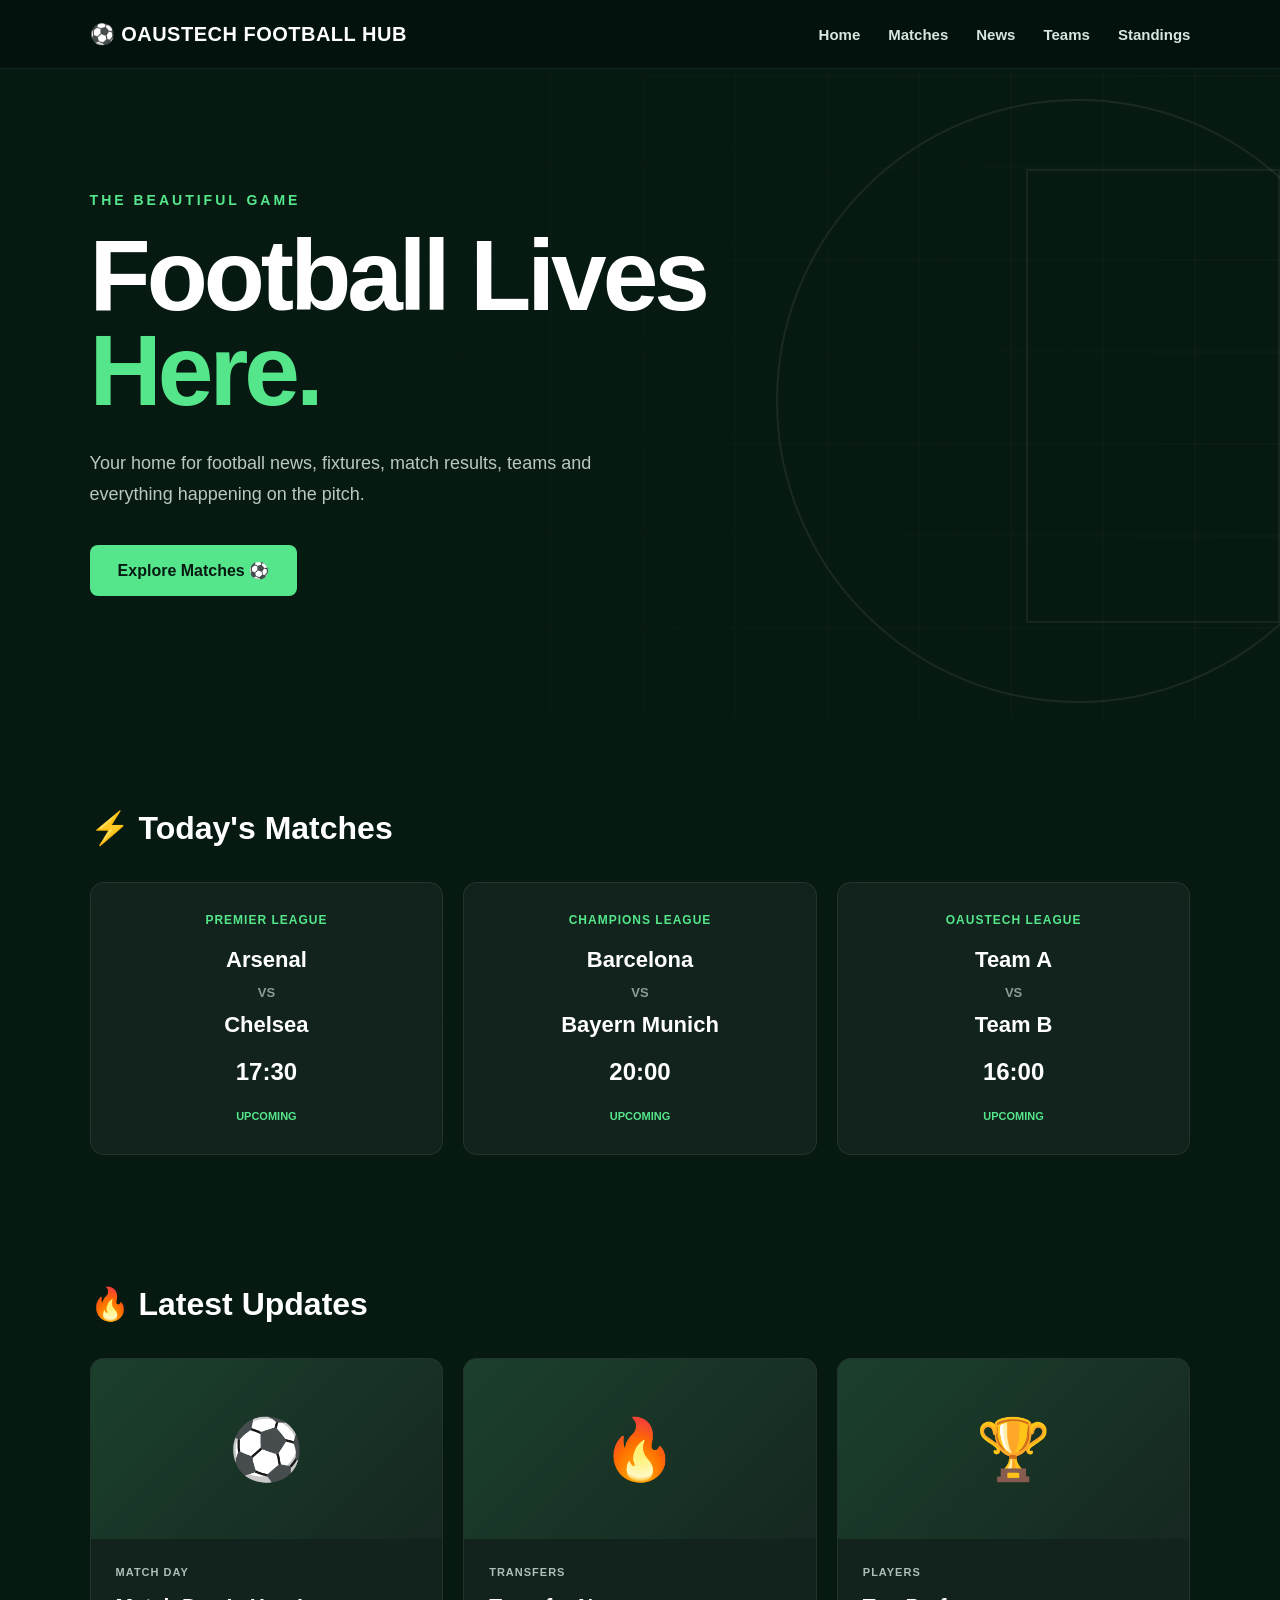
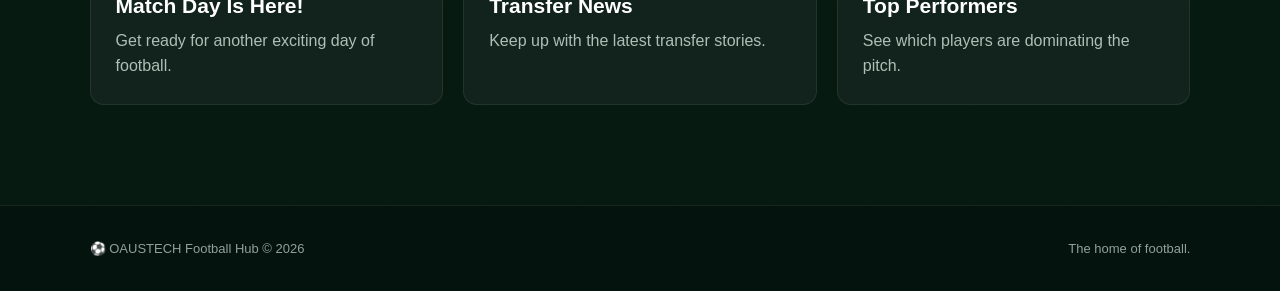
<file: index.html>
<!DOCTYPE html>
<html lang="en">
<head>
    <meta charset="UTF-8">
    <meta name="viewport" content="width=device-width, initial-scale=1.0">
    <title>OAUSTECH Football Hub</title>
    <link rel="stylesheet" href="style.css">
</head>

<body>

    <header>
        <div class="logo">⚽ OAUSTECH FOOTBALL HUB</div>

        <nav>
            <a href="index.html">Home</a>
            <a href="matches.html">Matches</a>
            <a href="news.html">News</a>
            <a href="teams.html">Teams</a>
            <a href="#">Standings</a>
        </nav>
    </header>

    <main>

        <section class="hero">

            <div class="hero-content">

                <p class="small-title">THE BEAUTIFUL GAME</p>

                <h1>
                    Football Lives
                    <br>
                    <span>Here.</span>
                </h1>

                <p class="description">
                    Your home for football news, fixtures,
                    match results, teams and everything
                    happening on the pitch.
                </p>

                <a href="matches.html" class="explore-btn">
                    Explore Matches ⚽
                </a>

            </div>

        </section>

        <section class="matches">

            <h2>⚡ Today's Matches</h2>

            <div class="match-container">

                <div class="match-card">
                    <p class="competition">PREMIER LEAGUE</p>
                    <h3>Arsenal</h3>
                    <p class="vs">VS</p>
                    <h3>Chelsea</h3>
                    <p class="time">17:30</p>
                    <span>UPCOMING</span>
                </div>

                <div class="match-card">
                    <p class="competition">CHAMPIONS LEAGUE</p>
                    <h3>Barcelona</h3>
                    <p class="vs">VS</p>
                    <h3>Bayern Munich</h3>
                    <p class="time">20:00</p>
                    <span>UPCOMING</span>
                </div>

                <div class="match-card">
                    <p class="competition">OAUSTECH LEAGUE</p>
                    <h3>Team A</h3>
                    <p class="vs">VS</p>
                    <h3>Team B</h3>
                    <p class="time">16:00</p>
                    <span>UPCOMING</span>
                </div>

            </div>

        </section>

        <section class="latest">

            <h2>🔥 Latest Updates</h2>

            <div class="news-container">

                <article>
                    <div class="news-image">⚽</div>

                    <div class="news-content">
                        <p class="news-category">MATCH DAY</p>
                        <h3>Match Day Is Here!</h3>
                        <p>
                            Get ready for another exciting
                            day of football.
                        </p>
                    </div>
                </article>

                <article>
                    <div class="news-image">🔥</div>

                    <div class="news-content">
                        <p class="news-category">TRANSFERS</p>
                        <h3>Transfer News</h3>
                        <p>
                            Keep up with the latest
                            transfer stories.
                        </p>
                    </div>
                </article>

                <article>
                    <div class="news-image">🏆</div>

                    <div class="news-content">
                        <p class="news-category">PLAYERS</p>
                        <h3>Top Performers</h3>
                        <p>
                            See which players are
                            dominating the pitch.
                        </p>
                    </div>
                </article>

            </div>

        </section>

    </main>

    <footer>
        <p>⚽ OAUSTECH Football Hub © 2026</p>
        <p>The home of football.</p>
    </footer>

</body>
</html>
</file>
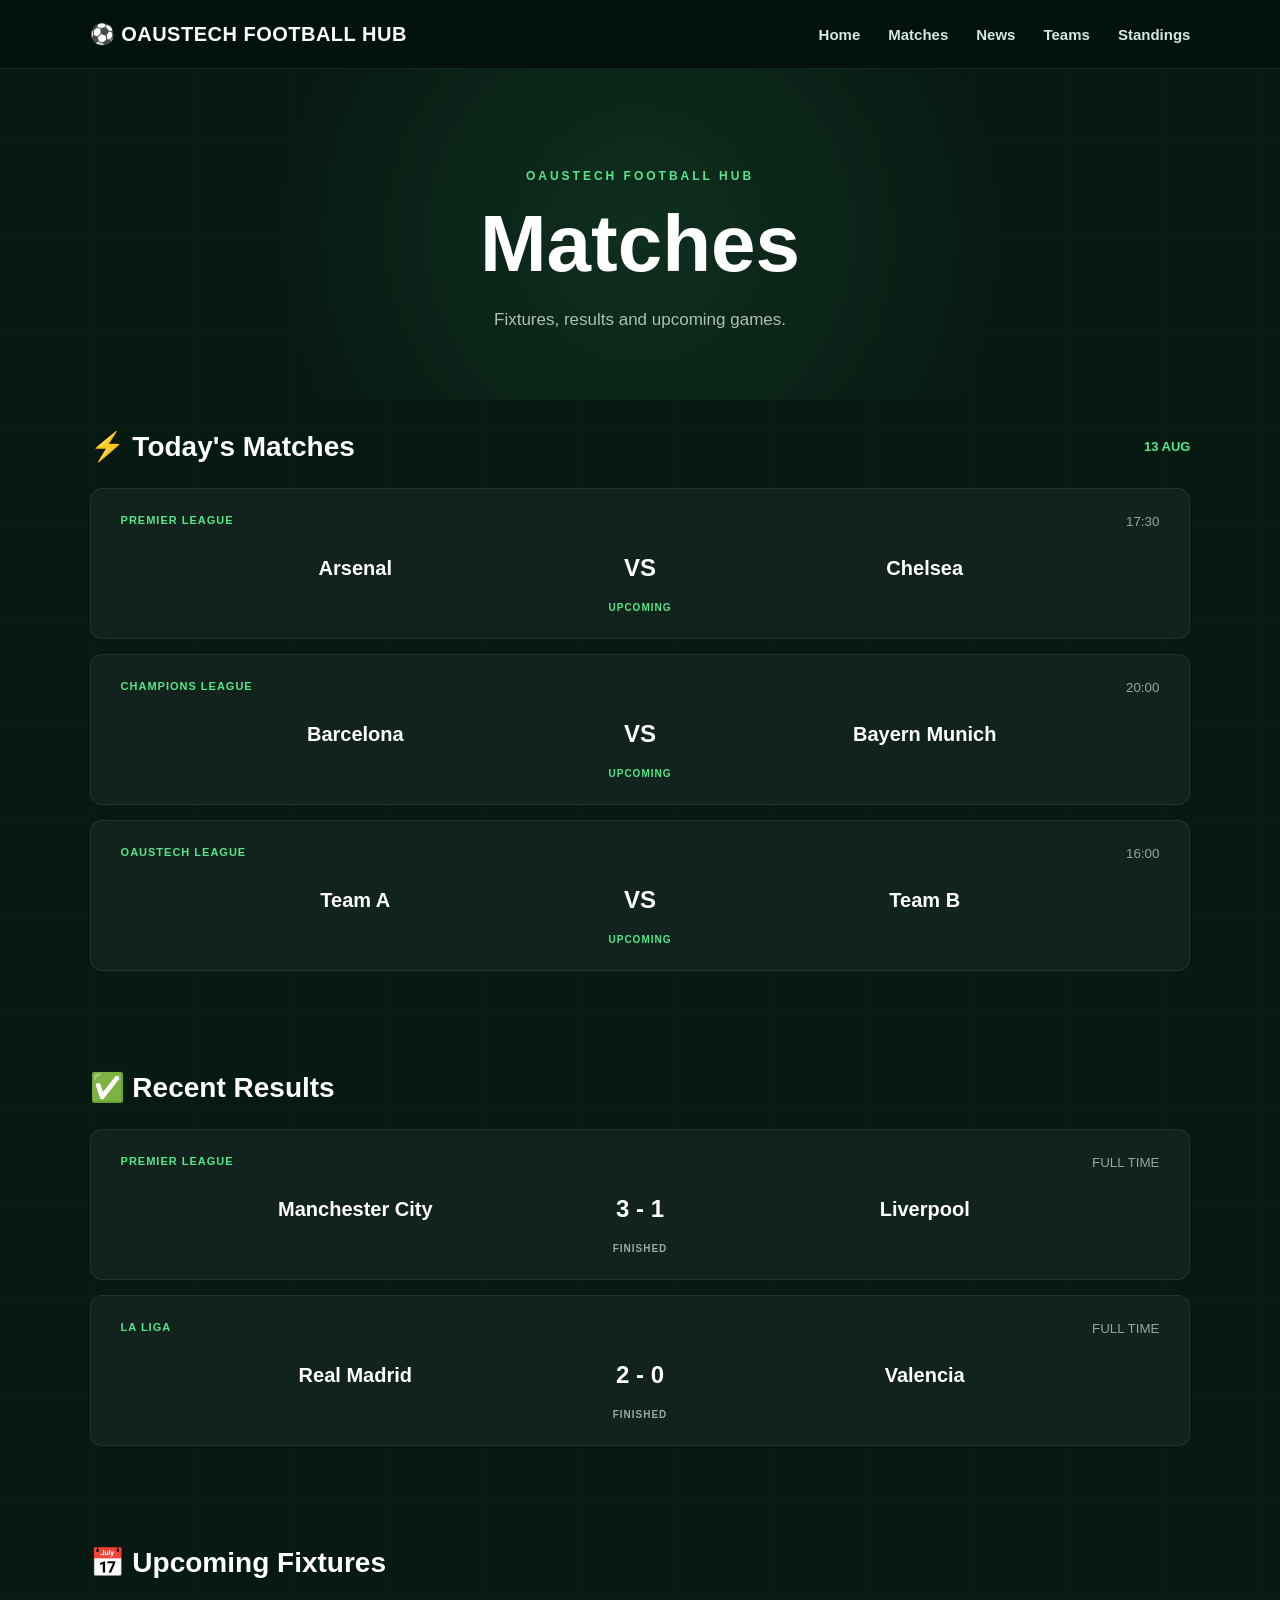
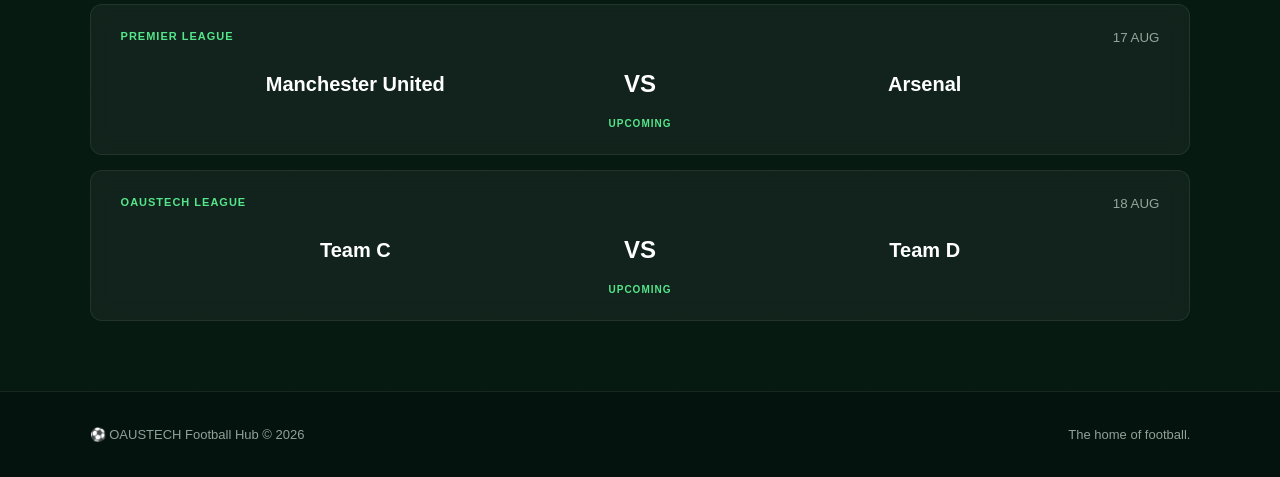
<file: matches.html>
<!DOCTYPE html>
<html lang="en">

<head>
    <meta charset="UTF-8">
    <meta name="viewport" content="width=device-width, initial-scale=1.0">

    <title>Matches | OAUSTECH Football Hub</title>

    <link rel="stylesheet" href="style.css">
</head>

<body>

    <header>

        <div class="logo">
            ⚽ OAUSTECH FOOTBALL HUB
        </div>

        <nav>
            <a href="index.html">Home</a>
            <a href="matches.html">Matches</a>
            <a href="news.html">News</a>
            <a href="teams.html">Teams</a>
            <a href="#">Standings</a>
        </nav>

    </header>


    <main class="matches-page">

        <section class="page-heading">

            <p>OAUSTECH FOOTBALL HUB</p>

            <h1>Matches</h1>

            <span>
                Fixtures, results and upcoming games.
            </span>

        </section>


        <section class="match-section">

            <div class="section-title">

                <h2>⚡ Today's Matches</h2>

                <span>13 AUG</span>

            </div>


            <div class="full-match-container">


                <div class="full-match-card">

                    <div class="match-info">

                        <span>PREMIER LEAGUE</span>

                        <small>17:30</small>

                    </div>


                    <div class="teams">

                        <strong>Arsenal</strong>

                        <div class="score">
                            <b>VS</b>
                        </div>

                        <strong>Chelsea</strong>

                    </div>


                    <p class="status upcoming">
                        UPCOMING
                    </p>

                </div>


                <div class="full-match-card">

                    <div class="match-info">

                        <span>CHAMPIONS LEAGUE</span>

                        <small>20:00</small>

                    </div>


                    <div class="teams">

                        <strong>Barcelona</strong>

                        <div class="score">
                            <b>VS</b>
                        </div>

                        <strong>Bayern Munich</strong>

                    </div>


                    <p class="status upcoming">
                        UPCOMING
                    </p>

                </div>


                <div class="full-match-card">

                    <div class="match-info">

                        <span>OAUSTECH LEAGUE</span>

                        <small>16:00</small>

                    </div>


                    <div class="teams">

                        <strong>Team A</strong>

                        <div class="score">
                            <b>VS</b>
                        </div>

                        <strong>Team B</strong>

                    </div>


                    <p class="status upcoming">
                        UPCOMING
                    </p>

                </div>

            </div>

        </section>


        <section class="match-section">

            <div class="section-title">

                <h2>✅ Recent Results</h2>

            </div>


            <div class="full-match-container">


                <div class="full-match-card">

                    <div class="match-info">

                        <span>PREMIER LEAGUE</span>

                        <small>FULL TIME</small>

                    </div>


                    <div class="teams">

                        <strong>Manchester City</strong>

                        <div class="score">
                            <b>3 - 1</b>
                        </div>

                        <strong>Liverpool</strong>

                    </div>


                    <p class="status finished">
                        FINISHED
                    </p>

                </div>


                <div class="full-match-card">

                    <div class="match-info">

                        <span>LA LIGA</span>

                        <small>FULL TIME</small>

                    </div>


                    <div class="teams">

                        <strong>Real Madrid</strong>

                        <div class="score">
                            <b>2 - 0</b>
                        </div>

                        <strong>Valencia</strong>

                    </div>


                    <p class="status finished">
                        FINISHED
                    </p>

                </div>

            </div>

        </section>


        <section class="match-section">

            <div class="section-title">

                <h2>📅 Upcoming Fixtures</h2>

            </div>


            <div class="full-match-container">


                <div class="full-match-card">

                    <div class="match-info">

                        <span>PREMIER LEAGUE</span>

                        <small>17 AUG</small>

                    </div>


                    <div class="teams">

                        <strong>Manchester United</strong>

                        <div class="score">
                            <b>VS</b>
                        </div>

                        <strong>Arsenal</strong>

                    </div>


                    <p class="status upcoming">
                        UPCOMING
                    </p>

                </div>


                <div class="full-match-card">

                    <div class="match-info">

                        <span>OAUSTECH LEAGUE</span>

                        <small>18 AUG</small>

                    </div>


                    <div class="teams">

                        <strong>Team C</strong>

                        <div class="score">
                            <b>VS</b>
                        </div>

                        <strong>Team D</strong>

                    </div>


                    <p class="status upcoming">
                        UPCOMING
                    </p>

                </div>

            </div>

        </section>

    </main>


    <footer>

        <p>
            ⚽ OAUSTECH Football Hub © 2026
        </p>

        <p>
            The home of football.
        </p>

    </footer>

</body>

</html>
</file>
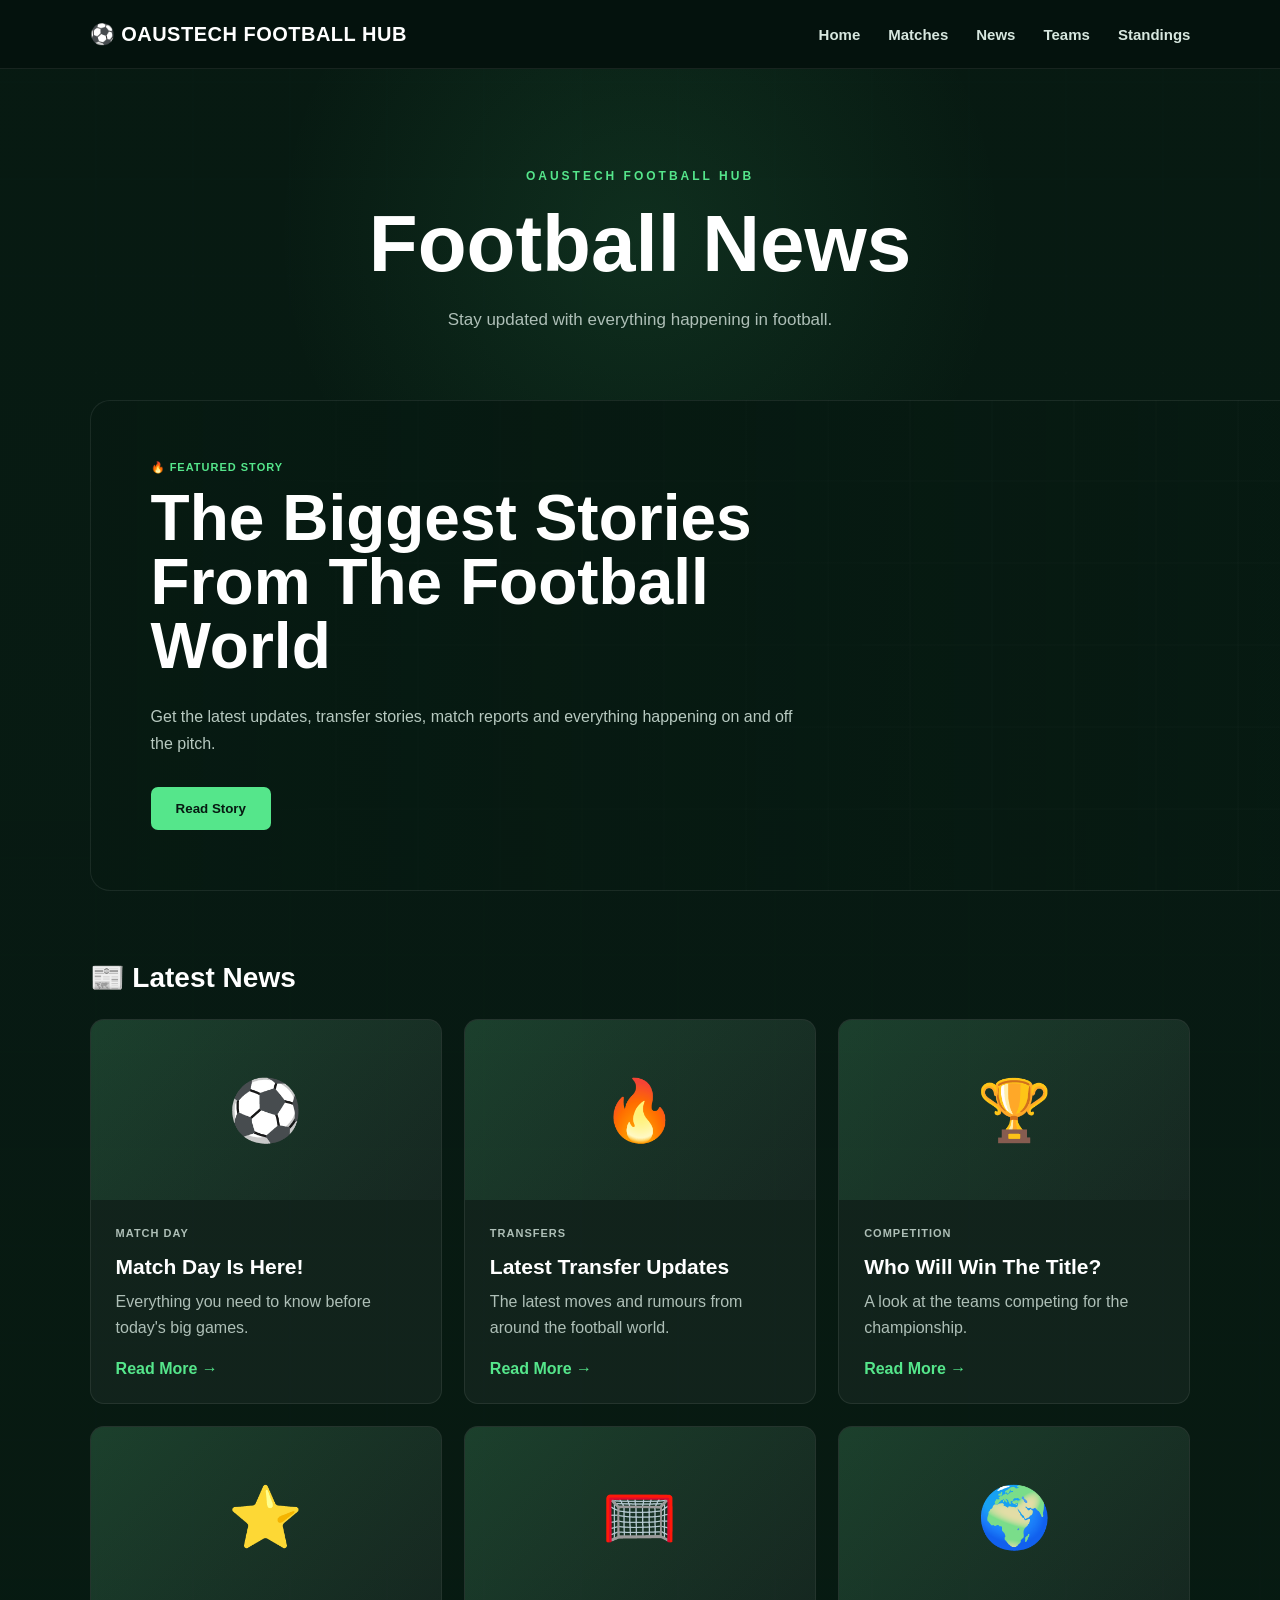
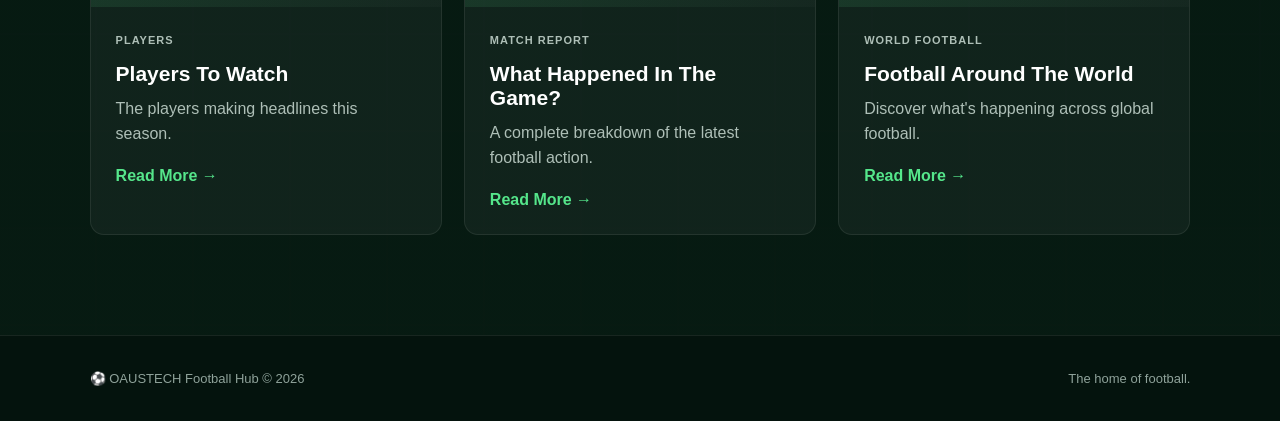
<file: news.html>
<!DOCTYPE html>
<html lang="en">

<head>
    <meta charset="UTF-8">
    <meta name="viewport" content="width=device-width, initial-scale=1.0">

    <title>News | OAUSTECH Football Hub</title>

    <link rel="stylesheet" href="style.css">
</head>

<body>

    <header>

        <div class="logo">
            ⚽ OAUSTECH FOOTBALL HUB
        </div>

        <nav>
            <a href="index.html">Home</a>
            <a href="matches.html">Matches</a>
            <a href="news.html">News</a>
            <a href="teams.html">Teams</a>
            <a href="#">Standings</a>
        </nav>

    </header>


    <main class="news-page">

        <section class="page-heading">

            <p>OAUSTECH FOOTBALL HUB</p>

            <h1>Football News</h1>

            <span>
                Stay updated with everything happening in football.
            </span>

        </section>


        <section class="featured-news">

            <div class="featured-content">

                <p class="news-category">
                    🔥 FEATURED STORY
                </p>

                <h2>
                    The Biggest Stories
                    From The Football World
                </h2>

                <p>
                    Get the latest updates, transfer stories,
                    match reports and everything happening
                    on and off the pitch.
                </p>

                <button class="read-story-btn">
                    Read Story
                </button>

            </div>

        </section>


        <section class="news-list">

            <div class="section-title">

                <h2>
                    📰 Latest News
                </h2>

            </div>


            <div class="news-grid">


                <article class="news-card">

                    <div class="news-image">
                        ⚽
                    </div>

                    <div class="news-content">

                        <p class="news-category">
                            MATCH DAY
                        </p>

                        <h3>
                            Match Day Is Here!
                        </h3>

                        <p>
                            Everything you need to know
                            before today's big games.
                        </p>

                        <a href="#">
                            Read More →
                        </a>

                    </div>

                </article>


                <article class="news-card">

                    <div class="news-image">
                        🔥
                    </div>

                    <div class="news-content">

                        <p class="news-category">
                            TRANSFERS
                        </p>

                        <h3>
                            Latest Transfer Updates
                        </h3>

                        <p>
                            The latest moves and rumours
                            from around the football world.
                        </p>

                        <a href="#">
                            Read More →
                        </a>

                    </div>

                </article>


                <article class="news-card">

                    <div class="news-image">
                        🏆
                    </div>

                    <div class="news-content">

                        <p class="news-category">
                            COMPETITION
                        </p>

                        <h3>
                            Who Will Win The Title?
                        </h3>

                        <p>
                            A look at the teams competing
                            for the championship.
                        </p>

                        <a href="#">
                            Read More →
                        </a>

                    </div>

                </article>


                <article class="news-card">

                    <div class="news-image">
                        ⭐
                    </div>

                    <div class="news-content">

                        <p class="news-category">
                            PLAYERS
                        </p>

                        <h3>
                            Players To Watch
                        </h3>

                        <p>
                            The players making headlines
                            this season.
                        </p>

                        <a href="#">
                            Read More →
                        </a>

                    </div>

                </article>


                <article class="news-card">

                    <div class="news-image">
                        🥅
                    </div>

                    <div class="news-content">

                        <p class="news-category">
                            MATCH REPORT
                        </p>

                        <h3>
                            What Happened In The Game?
                        </h3>

                        <p>
                            A complete breakdown of the
                            latest football action.
                        </p>

                        <a href="#">
                            Read More →
                        </a>

                    </div>

                </article>


                <article class="news-card">

                    <div class="news-image">
                        🌍
                    </div>

                    <div class="news-content">

                        <p class="news-category">
                            WORLD FOOTBALL
                        </p>

                        <h3>
                            Football Around The World
                        </h3>

                        <p>
                            Discover what's happening
                            across global football.
                        </p>

                        <a href="#">
                            Read More →
                        </a>

                    </div>

                </article>


            </div>

        </section>

    </main>


    <footer>

        <p>
            ⚽ OAUSTECH Football Hub © 2026
        </p>

        <p>
            The home of football.
        </p>

    </footer>

</body>

</html>
</file>
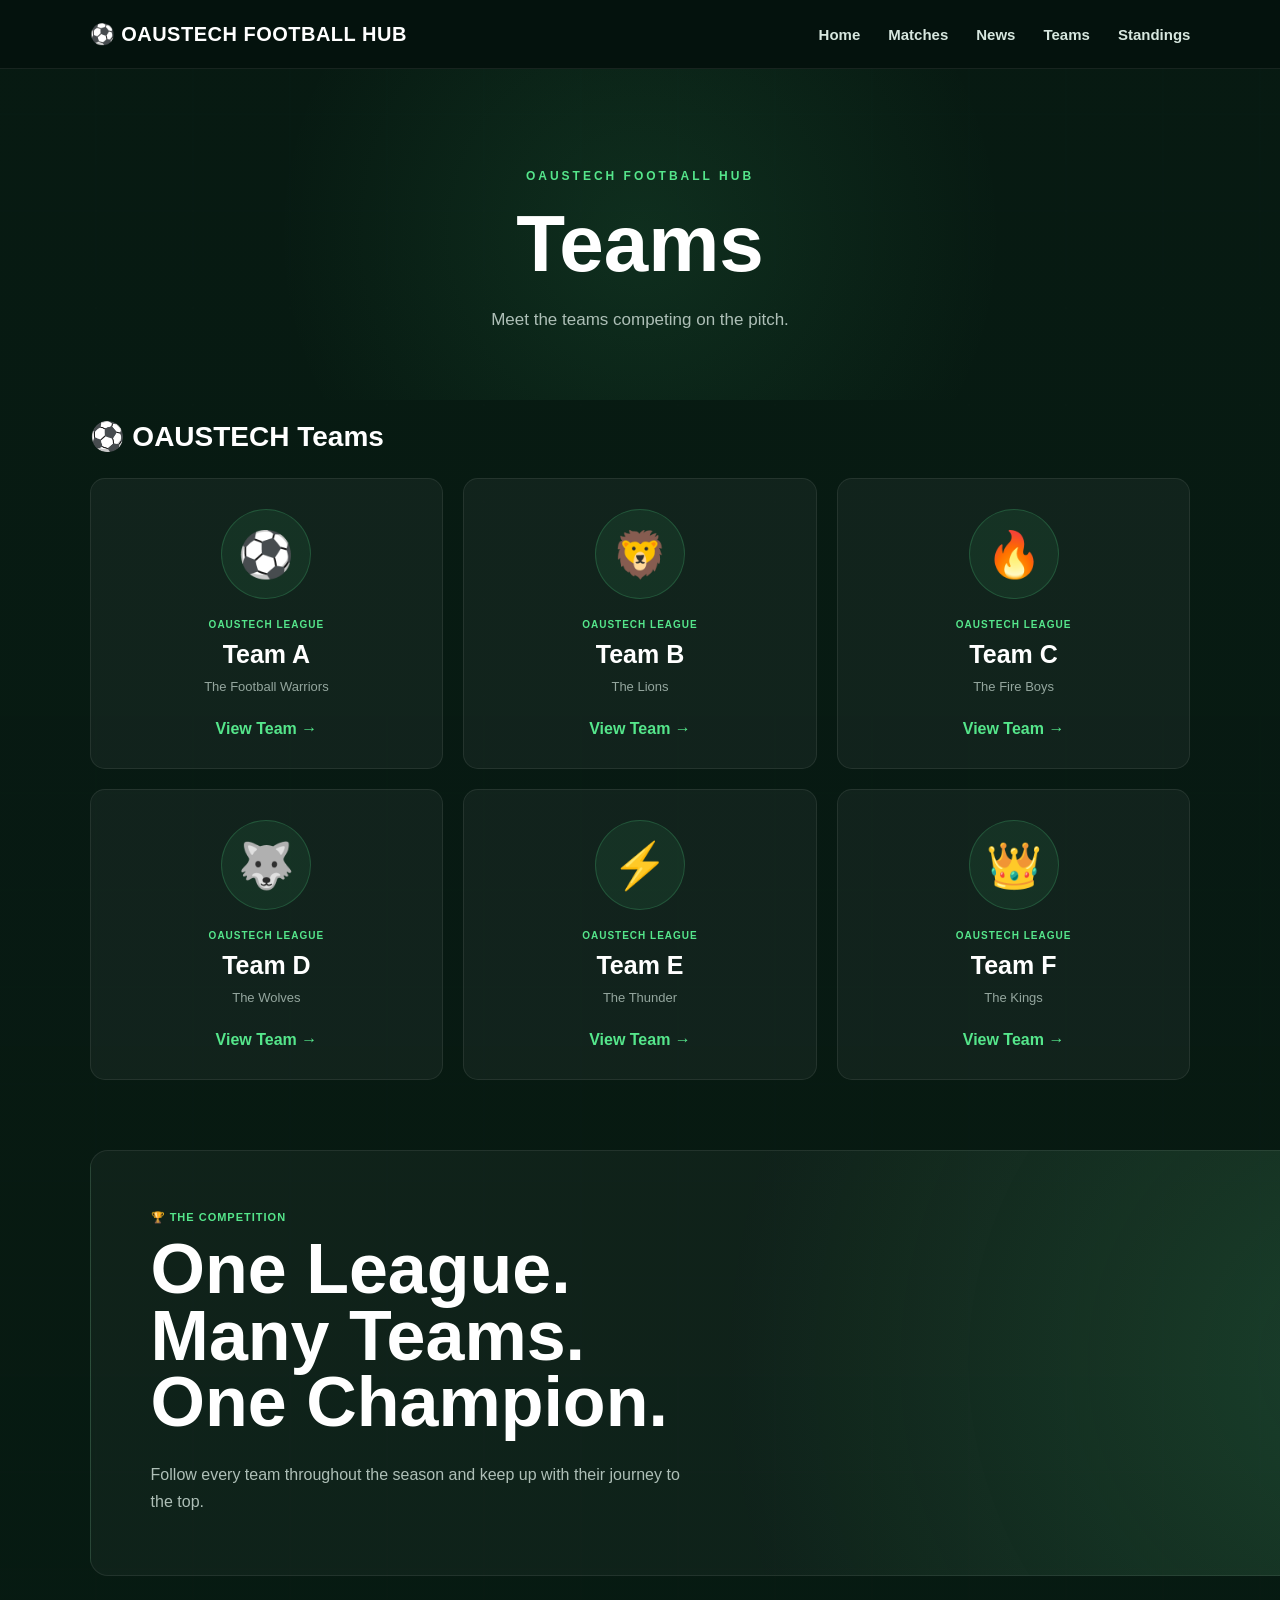
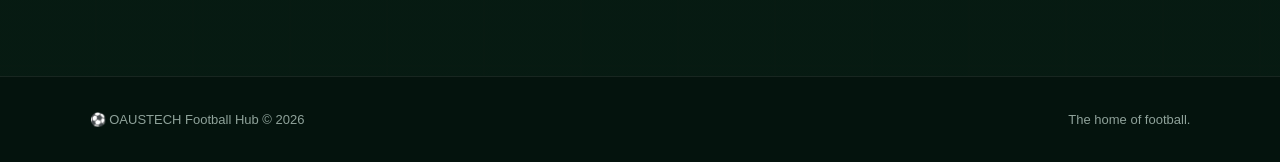
<file: teams.html>
<!DOCTYPE html>
<html lang="en">

<head>
    <meta charset="UTF-8">
    <meta name="viewport" content="width=device-width, initial-scale=1.0">

    <title>Teams | OAUSTECH Football Hub</title>

    <link rel="stylesheet" href="style.css">
</head>

<body>

    <header>

        <div class="logo">
            ⚽ OAUSTECH FOOTBALL HUB
        </div>

        <nav>
            <a href="index.html">Home</a>
            <a href="matches.html">Matches</a>
            <a href="news.html">News</a>
            <a href="teams.html">Teams</a>
            <a href="#">Standings</a>
        </nav>

    </header>


    <main class="teams-page">

        <section class="page-heading">

            <p>OAUSTECH FOOTBALL HUB</p>

            <h1>Teams</h1>

            <span>
                Meet the teams competing on the pitch.
            </span>

        </section>


        <section class="teams-section">

            <div class="section-title">

                <h2>⚽ OAUSTECH Teams</h2>

            </div>


            <div class="teams-grid">


                <div class="team-card">

                    <div class="team-logo">
                        ⚽
                    </div>

                    <div class="team-info">

                        <p>OAUSTECH LEAGUE</p>

                        <h3>Team A</h3>

                        <span>
                            The Football Warriors
                        </span>

                    </div>

                    <a href="#">
                        View Team →
                    </a>

                </div>


                <div class="team-card">

                    <div class="team-logo">
                        🦁
                    </div>

                    <div class="team-info">

                        <p>OAUSTECH LEAGUE</p>

                        <h3>Team B</h3>

                        <span>
                            The Lions
                        </span>

                    </div>

                    <a href="#">
                        View Team →
                    </a>

                </div>


                <div class="team-card">

                    <div class="team-logo">
                        🔥
                    </div>

                    <div class="team-info">

                        <p>OAUSTECH LEAGUE</p>

                        <h3>Team C</h3>

                        <span>
                            The Fire Boys
                        </span>

                    </div>

                    <a href="#">
                        View Team →
                    </a>

                </div>


                <div class="team-card">

                    <div class="team-logo">
                        🐺
                    </div>

                    <div class="team-info">

                        <p>OAUSTECH LEAGUE</p>

                        <h3>Team D</h3>

                        <span>
                            The Wolves
                        </span>

                    </div>

                    <a href="#">
                        View Team →
                    </a>

                </div>


                <div class="team-card">

                    <div class="team-logo">
                        ⚡
                    </div>

                    <div class="team-info">

                        <p>OAUSTECH LEAGUE</p>

                        <h3>Team E</h3>

                        <span>
                            The Thunder
                        </span>

                    </div>

                    <a href="#">
                        View Team →
                    </a>

                </div>


                <div class="team-card">

                    <div class="team-logo">
                        👑
                    </div>

                    <div class="team-info">

                        <p>OAUSTECH LEAGUE</p>

                        <h3>Team F</h3>

                        <span>
                            The Kings
                        </span>

                    </div>

                    <a href="#">
                        View Team →
                    </a>

                </div>


            </div>

        </section>


        <section class="team-highlight">

            <div>

                <p class="news-category">
                    🏆 THE COMPETITION
                </p>

                <h2>
                    One League.
                    <br>
                    Many Teams.
                    <br>
                    One Champion.
                </h2>

                <p>
                    Follow every team throughout the season
                    and keep up with their journey to the top.
                </p>

            </div>

        </section>

    </main>


    <footer>

        <p>
            ⚽ OAUSTECH Football Hub © 2026
        </p>

        <p>
            The home of football.
        </p>

    </footer>

</body>

</html>
</file>
<file: style.css>
* {
    margin: 0;
    padding: 0;
    box-sizing: border-box;
}

html {
    scroll-behavior: smooth;
}

body {
    font-family: Arial, Helvetica, sans-serif;
    color: #ffffff;
    background:
        linear-gradient(rgba(7, 26, 18, 0.88), rgba(7, 26, 18, 0.94)),
        repeating-linear-gradient(
            90deg,
            transparent 0,
            transparent 95px,
            rgba(255, 255, 255, 0.035) 96px,
            transparent 97px
        ),
        repeating-linear-gradient(
            0deg,
            transparent 0,
            transparent 95px,
            rgba(255, 255, 255, 0.035) 96px,
            transparent 97px
        ),
        #071a12;
    min-height: 100vh;
}


/* =========================
   HEADER
========================= */

header {
    width: 100%;
    padding: 22px 7%;
    display: flex;
    justify-content: space-between;
    align-items: center;
    border-bottom: 1px solid rgba(255, 255, 255, 0.08);
    background: rgba(4, 17, 12, 0.75);
    backdrop-filter: blur(12px);
    position: sticky;
    top: 0;
    z-index: 1000;
}

.logo {
    font-size: 20px;
    font-weight: 800;
    letter-spacing: 0.5px;
}

nav {
    display: flex;
    gap: 28px;
}

nav a {
    color: #d7e7df;
    text-decoration: none;
    font-size: 15px;
    font-weight: 600;
    transition: 0.3s;
}

nav a:hover {
    color: #55e68b;
}


/* =========================
   GENERAL
========================= */

main {
    width: 100%;
}

section {
    width: 100%;
}

h1,
h2,
h3,
p {
    margin: 0;
}


/* =========================
   HOME HERO
========================= */

.hero {
    min-height: 650px;
    padding: 100px 7%;
    display: flex;
    align-items: center;
    position: relative;
    overflow: hidden;

    background:
        linear-gradient(
            90deg,
            rgba(7, 26, 18, 0.98) 0%,
            rgba(7, 26, 18, 0.85) 45%,
            rgba(7, 26, 18, 0.65) 100%
        ),
        repeating-linear-gradient(
            0deg,
            transparent 0,
            transparent 90px,
            rgba(255, 255, 255, 0.08) 91px,
            transparent 92px
        ),
        repeating-linear-gradient(
            90deg,
            transparent 0,
            transparent 90px,
            rgba(255, 255, 255, 0.08) 91px,
            transparent 92px
        );
}


/* Pitch lines */

.hero::before {
    content: "";
    position: absolute;
    width: 600px;
    height: 600px;
    border: 2px solid rgba(255, 255, 255, 0.07);
    border-radius: 50%;
    right: -100px;
    top: 30px;
}

.hero::after {
    content: "";
    position: absolute;
    width: 250px;
    height: 450px;
    border: 2px solid rgba(255, 255, 255, 0.06);
    right: 0;
    top: 100px;
}

.hero-content {
    max-width: 700px;
    position: relative;
    z-index: 2;
}

.small-title {
    color: #55e68b;
    font-size: 14px;
    font-weight: 800;
    letter-spacing: 3px;
    margin-bottom: 20px;
}

.hero h1 {
    font-size: clamp(55px, 8vw, 100px);
    line-height: 0.95;
    font-weight: 900;
    letter-spacing: -4px;
}

.hero h1 span {
    color: #55e68b;
}

.description {
    margin-top: 30px;
    max-width: 550px;
    color: #b7c9c0;
    font-size: 18px;
    line-height: 1.7;
}

.explore-btn {
    display: inline-block;
    margin-top: 35px;
    padding: 16px 28px;
    background: #55e68b;
    color: #071a12;
    text-decoration: none;
    font-weight: 800;
    border-radius: 8px;
    transition: 0.3s;
}

.explore-btn:hover {
    transform: translateY(-3px);
    background: #ffffff;
}


/* =========================
   HOME MATCHES
========================= */

.matches {
    padding: 90px 7%;
}

.matches h2,
.latest h2 {
    font-size: 32px;
    margin-bottom: 35px;
}

.match-container {
    display: grid;
    grid-template-columns: repeat(3, 1fr);
    gap: 20px;
}

.match-card {
    padding: 30px;
    background: rgba(255, 255, 255, 0.045);
    border: 1px solid rgba(255, 255, 255, 0.08);
    border-radius: 14px;
    text-align: center;
    backdrop-filter: blur(10px);
    transition: 0.3s;
}

.match-card:hover {
    transform: translateY(-6px);
    border-color: rgba(85, 230, 139, 0.4);
}

.competition {
    color: #55e68b;
    font-size: 12px;
    font-weight: 800;
    letter-spacing: 1px;
    margin-bottom: 20px;
}

.match-card h3 {
    font-size: 22px;
    margin: 12px 0;
}

.vs {
    color: #8b9d94;
    font-size: 13px;
    font-weight: bold;
}

.time {
    margin: 20px 0;
    font-size: 24px;
    font-weight: 800;
}

.match-card span {
    font-size: 11px;
    color: #55e68b;
    font-weight: bold;
}


/* =========================
   HOME NEWS
========================= */

.latest {
    padding: 40px 7% 100px;
}

.news-container {
    display: grid;
    grid-template-columns: repeat(3, 1fr);
    gap: 20px;
}

.news-container article {
    background: rgba(255, 255, 255, 0.045);
    border: 1px solid rgba(255, 255, 255, 0.08);
    border-radius: 14px;
    overflow: hidden;
}

.news-image {
    height: 180px;
    display: flex;
    justify-content: center;
    align-items: center;
    font-size: 60px;
    background:
        linear-gradient(
            135deg,
            rgba(85, 230, 139, 0.15),
            rgba(255, 255, 255, 0.02)
        );
}

.news-content {
    padding: 25px;
}

.news-category {
    color: #55e68b;
    font-size: 11px;
    font-weight: 800;
    letter-spacing: 1px;
    margin-bottom: 12px;
}

.news-content h3 {
    font-size: 21px;
    margin-bottom: 10px;
}

.news-content p {
    color: #aebfb7;
    line-height: 1.6;
}


/* =========================
   INNER PAGE HEADING
========================= */

.page-heading {
    padding: 100px 7% 70px;
    text-align: center;
    background:
        radial-gradient(
            circle at center,
            rgba(85, 230, 139, 0.10),
            transparent 55%
        );
}

.page-heading p {
    color: #55e68b;
    font-size: 12px;
    font-weight: 800;
    letter-spacing: 3px;
    margin-bottom: 15px;
}

.page-heading h1 {
    font-size: clamp(50px, 7vw, 80px);
    font-weight: 900;
    margin-bottom: 20px;
}

.page-heading span {
    color: #aebfb7;
    font-size: 17px;
}


/* =========================
   MATCHES PAGE
========================= */

.match-section {
    padding: 30px 7% 70px;
}

.section-title {
    display: flex;
    justify-content: space-between;
    align-items: center;
    margin-bottom: 25px;
}

.section-title h2 {
    font-size: 28px;
}

.section-title span {
    color: #55e68b;
    font-weight: 800;
    font-size: 13px;
}

.full-match-container {
    display: flex;
    flex-direction: column;
    gap: 15px;
}

.full-match-card {
    padding: 25px 30px;
    background: rgba(255, 255, 255, 0.045);
    border: 1px solid rgba(255, 255, 255, 0.08);
    border-radius: 12px;
    backdrop-filter: blur(10px);
}

.match-info {
    display: flex;
    justify-content: space-between;
    margin-bottom: 25px;
}

.match-info span {
    color: #55e68b;
    font-size: 11px;
    font-weight: 800;
    letter-spacing: 1px;
}

.match-info small {
    color: #94a69e;
}

.teams {
    display: grid;
    grid-template-columns: 1fr 100px 1fr;
    align-items: center;
    text-align: center;
}

.teams strong {
    font-size: 20px;
}

.score {
    font-size: 24px;
}

.status {
    text-align: center;
    margin-top: 20px;
    font-size: 10px;
    font-weight: 800;
    letter-spacing: 1px;
}

.upcoming {
    color: #55e68b;
}

.finished {
    color: #9ca9a4;
}


/* =========================
   NEWS PAGE
========================= */

.featured-news {
    margin: 0 7% 70px;
    min-height: 400px;
    padding: 60px;
    display: flex;
    align-items: center;
    border-radius: 20px;
    overflow: hidden;

    background:
        linear-gradient(
            90deg,
            rgba(7, 26, 18, 0.98),
            rgba(7, 26, 18, 0.60)
        ),
        repeating-linear-gradient(
            90deg,
            transparent 0,
            transparent 80px,
            rgba(255, 255, 255, 0.05) 81px,
            transparent 82px
        ),
        repeating-linear-gradient(
            0deg,
            transparent 0,
            transparent 80px,
            rgba(255, 255, 255, 0.05) 81px,
            transparent 82px
        );

    border: 1px solid rgba(255, 255, 255, 0.08);
}

.featured-content {
    max-width: 650px;
}

.featured-content h2 {
    font-size: clamp(35px, 5vw, 65px);
    line-height: 1;
    margin-bottom: 25px;
}

.featured-content > p:not(.news-category) {
    color: #b7c9c0;
    line-height: 1.7;
    font-size: 16px;
}

.read-story-btn {
    margin-top: 30px;
    padding: 14px 25px;
    border: none;
    border-radius: 7px;
    background: #55e68b;
    color: #071a12;
    font-weight: 800;
    cursor: pointer;
    transition: 0.3s;
}

.read-story-btn:hover {
    background: #ffffff;
    transform: translateY(-3px);
}

.news-list {
    padding: 0 7% 100px;
}

.news-grid {
    display: grid;
    grid-template-columns: repeat(3, 1fr);
    gap: 22px;
}

.news-card {
    background: rgba(255, 255, 255, 0.045);
    border: 1px solid rgba(255, 255, 255, 0.08);
    border-radius: 14px;
    overflow: hidden;
    transition: 0.3s;
}

.news-card:hover {
    transform: translateY(-5px);
    border-color: rgba(85, 230, 139, 0.35);
}

.news-card .news-content a {
    display: inline-block;
    margin-top: 20px;
    color: #55e68b;
    text-decoration: none;
    font-weight: 700;
}


/* =========================
   TEAMS PAGE
========================= */

.teams-section {
    padding: 20px 7% 70px;
}

.teams-grid {
    display: grid;
    grid-template-columns: repeat(3, 1fr);
    gap: 20px;
}

.team-card {
    padding: 30px;
    background: rgba(255, 255, 255, 0.045);
    border: 1px solid rgba(255, 255, 255, 0.08);
    border-radius: 15px;
    text-align: center;
    transition: 0.3s;
}

.team-card:hover {
    transform: translateY(-6px);
    border-color: rgba(85, 230, 139, 0.4);
}

.team-logo {
    width: 90px;
    height: 90px;
    margin: 0 auto 20px;
    border-radius: 50%;
    display: flex;
    justify-content: center;
    align-items: center;
    font-size: 45px;
    background: rgba(85, 230, 139, 0.08);
    border: 1px solid rgba(85, 230, 139, 0.2);
}

.team-info p {
    color: #55e68b;
    font-size: 10px;
    font-weight: 800;
    letter-spacing: 1px;
    margin-bottom: 10px;
}

.team-info h3 {
    font-size: 25px;
    margin-bottom: 8px;
}

.team-info span {
    color: #94a69e;
    font-size: 13px;
}

.team-card > a {
    display: inline-block;
    margin-top: 25px;
    color: #55e68b;
    text-decoration: none;
    font-weight: 700;
}

.team-highlight {
    margin: 0 7% 100px;
    padding: 60px;
    border-radius: 18px;
    border: 1px solid rgba(255, 255, 255, 0.08);

    background:
        radial-gradient(
            circle at right,
            rgba(85, 230, 139, 0.15),
            transparent 50%
        ),
        rgba(255, 255, 255, 0.035);
}

.team-highlight h2 {
    font-size: clamp(40px, 6vw, 70px);
    line-height: 0.95;
    margin-bottom: 25px;
}

.team-highlight p:last-child {
    max-width: 550px;
    color: #aebfb7;
    line-height: 1.7;
}


/* =========================
   FOOTER
========================= */

footer {
    padding: 35px 7%;
    display: flex;
    justify-content: space-between;
    align-items: center;
    border-top: 1px solid rgba(255, 255, 255, 0.08);
    background: rgba(4, 17, 12, 0.7);
}

footer p {
    color: #8fa29a;
    font-size: 13px;
}


/* =========================
   RESPONSIVE
========================= */

@media (max-width: 900px) {

    header {
        padding: 18px 5%;
    }

    nav {
        gap: 15px;
    }

    .hero,
    .matches,
    .latest,
    .match-section,
    .news-list,
    .teams-section {
        padding-left: 5%;
        padding-right: 5%;
    }

    .match-container,
    .news-container,
    .news-grid,
    .teams-grid {
        grid-template-columns: repeat(2, 1fr);
    }

    .featured-news,
    .team-highlight {
        margin-left: 5%;
        margin-right: 5%;
    }
}


@media (max-width: 650px) {

    header {
        flex-direction: column;
        gap: 18px;
    }

    nav {
        flex-wrap: wrap;
        justify-content: center;
    }

    .hero {
        min-height: 600px;
        padding-top: 70px;
        padding-bottom: 70px;
    }

    .hero h1 {
        letter-spacing: -2px;
    }

    .match-container,
    .news-container,
    .news-grid,
    .teams-grid {
        grid-template-columns: 1fr;
    }

    .featured-news {
        padding: 35px 25px;
    }

    .featured-content h2 {
        font-size: 40px;
    }

    .teams {
        grid-template-columns: 1fr;
        gap: 15px;
    }

    .score {
        order: 2;
    }

    footer {
        flex-direction: column;
        gap: 10px;
        text-align: center;
    }

}
</file>
